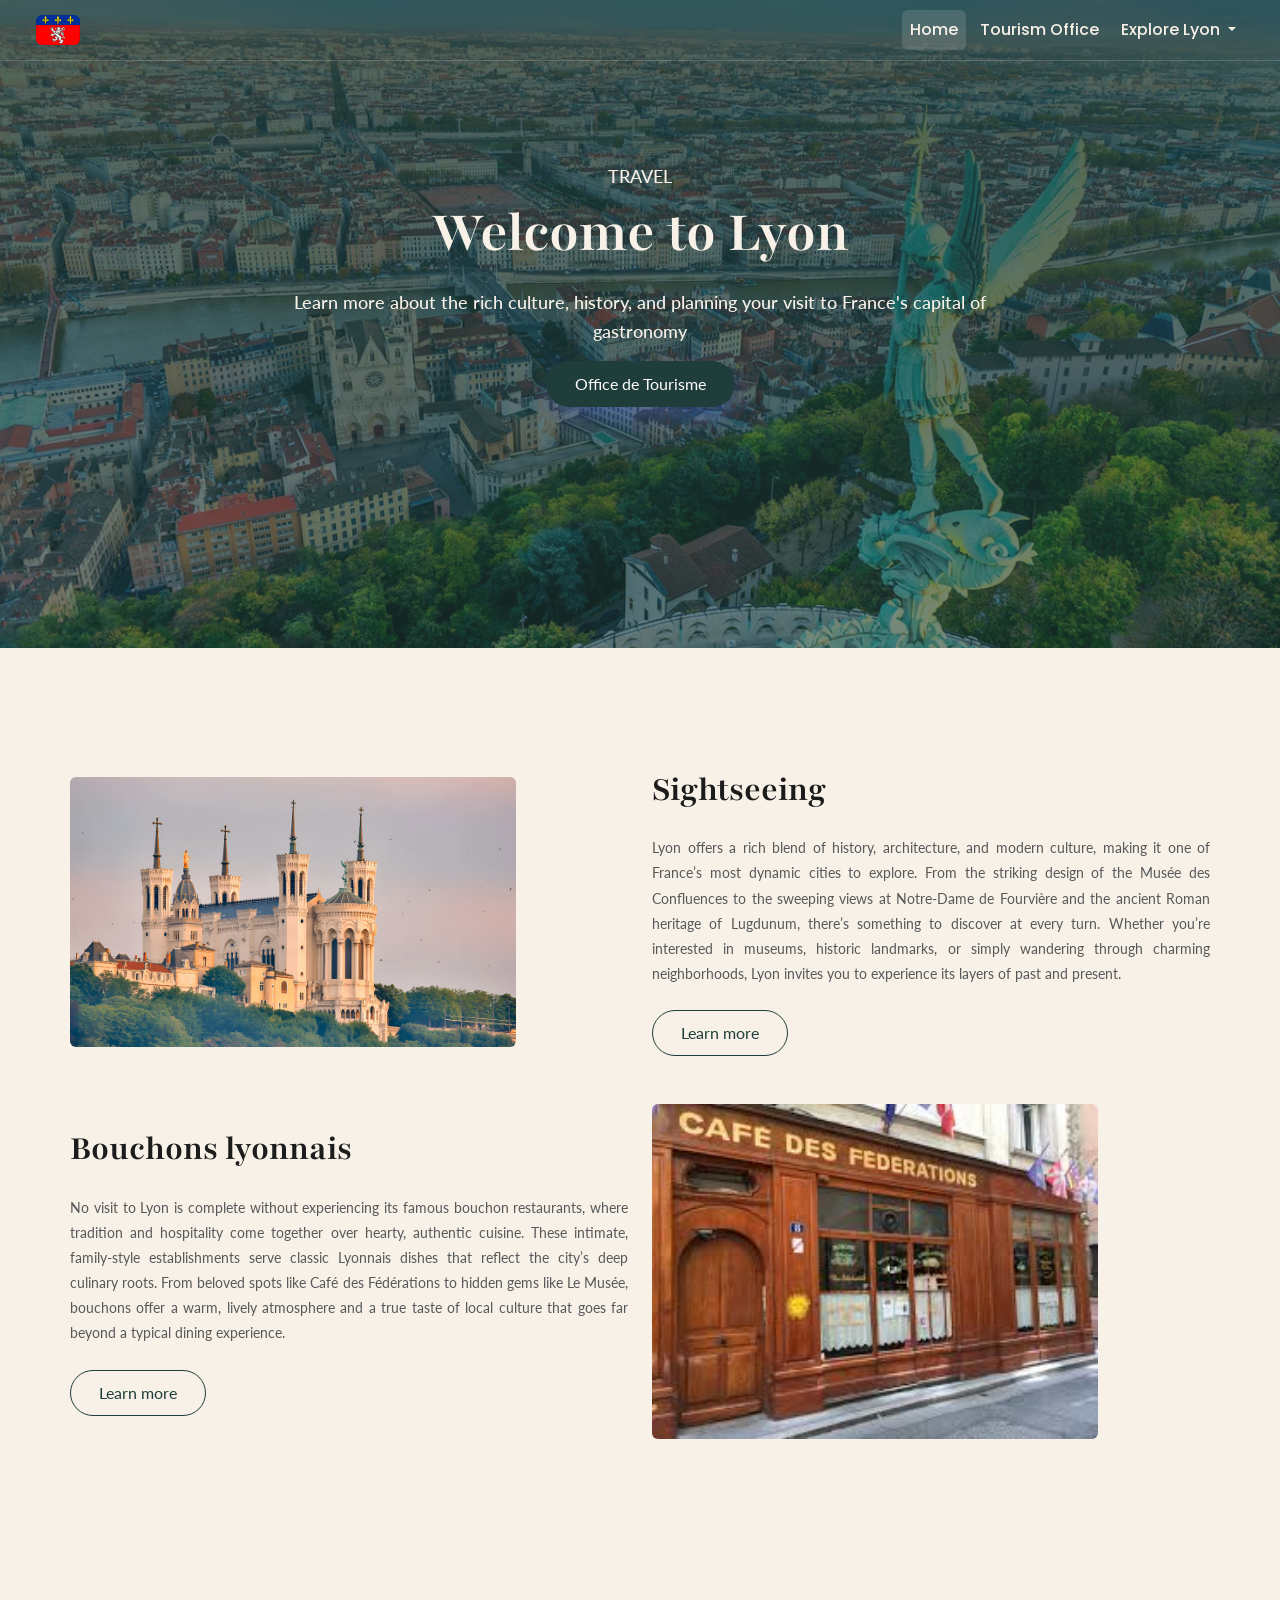
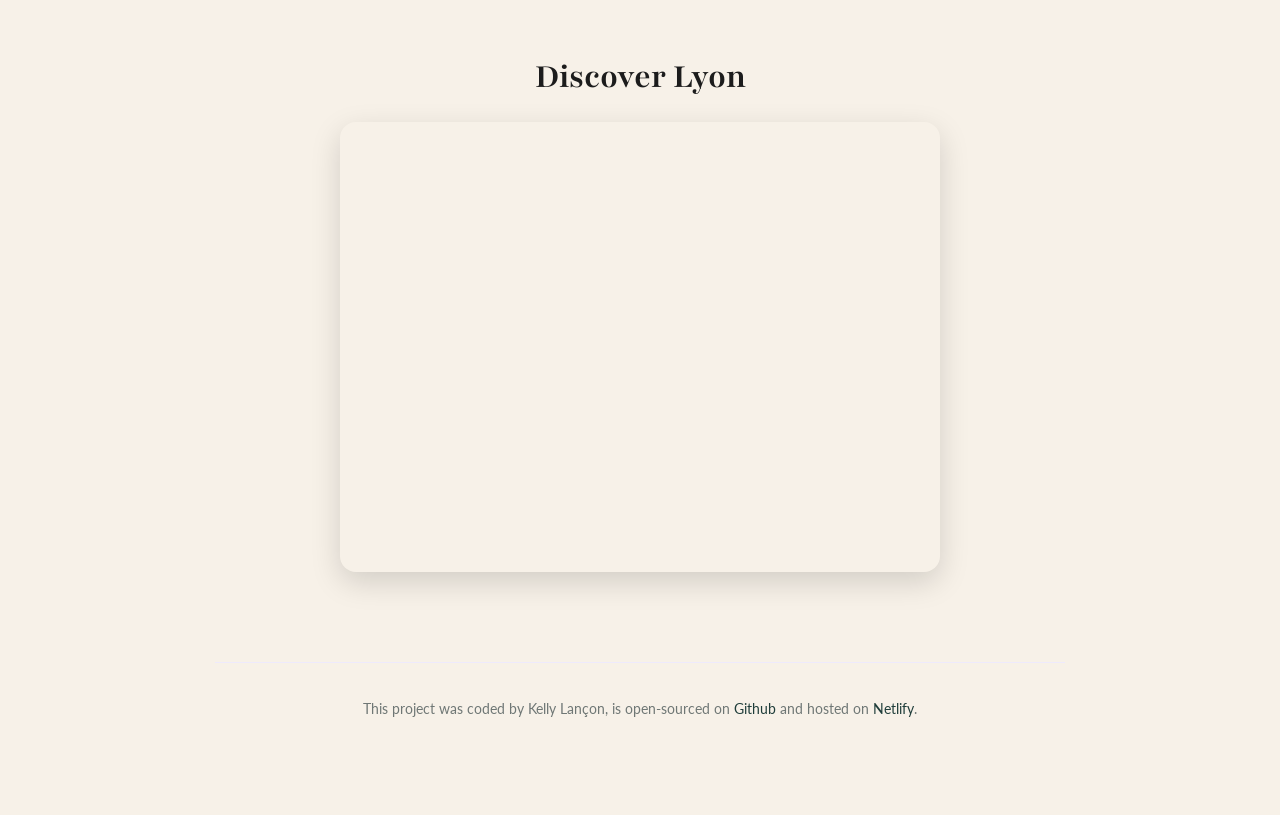
<file: index.html>
<!DOCTYPE html>
<html lang="en">
  <head>
    <meta charset="UTF-8" />
    <meta name="viewport" content="width=device-width, initial-scale=1.0" />
    <title>Lyon | Travel Project</title>
    <meta name="description" content="Kelly is a professional front-end developer and opera singer.">
    <link rel="preconnect" href="https://fonts.googleapis.com" />
    <link rel="preconnect" href="https://fonts.gstatic.com" crossorigin />
    <link
      href="https://fonts.googleapis.com/css2?family=Lato:wght@400;500;700&family=Playfair:opsz,wght@5..1200,700&family=Poppins:wght@400;500;600&display=swap"
      rel="stylesheet" />
      <link
      href="https://cdn.jsdelivr.net/npm/bootstrap@5.3.8/dist/css/bootstrap.min.css"
      rel="stylesheet"/>
    <link rel="stylesheet" href="style.css" />
  </head>

  <body>

 <nav class="navbar navbar-expand-lg navbar-overlay">
  <div class="container-fluid">
    <a class="navbar-brand" href="index.html">
        <img src="images/flag.png" class="icon">
    </a>
    <button class="navbar-toggler" type="button" data-bs-toggle="collapse" data-bs-target="#navbarSupportedContent" aria-controls="navbarSupportedContent" aria-expanded="false" aria-label="Toggle navigation">
      <span class="navbar-toggler-icon"></span>
    </button>
    <div class="collapse navbar-collapse" id="navbarSupportedContent">
      <ul class="navbar-nav me-auto mb-2 mb-lg-0">
        <li class="nav-item">
          <a class="nav-link active" aria-current="page" href="index.html">Home</a>
        </li>
        <li class="nav-item">
          <a class="nav-link" href="contact.html">Tourism Office</a>
        </li>
        <li class="nav-item dropdown">
          <a class="nav-link dropdown-toggle" href="#" role="button" data-bs-toggle="dropdown" aria-expanded="false">
            Explore Lyon
          </a>
          <ul class="dropdown-menu">
            <li><a class="dropdown-item" href="restaurants.html">Restaurants</a></li>
            <li><a class="dropdown-item" href="attractions.html">Attractions</a></li>
          </ul>
        </li>
      </ul>
    </div>
  </div>
</nav>
    <section class="hero">
      <h2>TRAVEL</h2>
      <h1>Welcome to Lyon</h1>
      <h2 class="mb-3">Learn more about the rich culture, history, and planning your visit to France's capital of gastronomy</h2>

      <a href="contact.html#contact" class="btn btn-branding">Office de Tourisme</a>
    </section>
   
    <div class="container grid-container">
      <div class="row mb-5 align-items-center">
        <div class="col-md-6 d-none d-md-block">
          <img
            src="images/fourviere.png"
            class="img-fluid rounded project-image fourviere-image"
            alt="Notre Dame de fourviere"
          />
        </div>

        <div class="col-md-6">
          <div class="project-description">
            <h2 class="mb-4">Sightseeing</h2>
            <p class="mb-4 text-muted performance-text">
              Lyon offers a rich blend of history, architecture, and modern culture, making it one of France’s most dynamic cities to explore. From the striking design of the Musée des Confluences to the sweeping views at Notre-Dame de Fourvière and the ancient Roman heritage of Lugdunum, there’s something to discover at every turn. Whether you’re interested in museums, historic landmarks, or simply wandering through charming neighborhoods, Lyon invites you to experience its layers of past and present.
            </p>
            <a href="attractions.html" class="btn btn-branding-outline">Learn more</a>
          </div>
        </div>
      </div>

      <div class="row mb-5 align-items-center">
        <div class="col-md-6">
          <div class="project-description">
            <h2 class="mb-4">Bouchons lyonnais</h2>
            <p class="mb-4 text-muted performance-text">
              No visit to Lyon is complete without experiencing its famous bouchon restaurants, where tradition and hospitality come together over hearty, authentic cuisine. These intimate, family-style establishments serve classic Lyonnais dishes that reflect the city’s deep culinary roots. From beloved spots like Café des Fédérations to hidden gems like Le Musée, bouchons offer a warm, lively atmosphere and a true taste of local culture that goes far beyond a typical dining experience.
            </p>
            <a href="restaurants.html" class="btn btn-branding-outline">Learn more</a>
          </div>
        </div>

        <div class="col-md-6 d-none d-md-block">
          <img
            src="images/federations.png"
            class="img-fluid rounded project-image matched-project-image"
            alt="Cafe des federations"
          />
        </div>
      </div>
    </div>

<section class="map-section container my-5">
  <h2 class="text-center mt-5 mb-4">Discover Lyon</h2>

  <div class="map-container">
   <iframe src="https://www.google.com/maps/embed?pb=!1m14!1m12!1m3!1d28399.236491554377!2d4.829469627464029!3d45.75935097152519!2m3!1f0!2f0!3f0!3m2!1i1024!2i768!4f13.1!5e0!3m2!1sen!2sus!4v1777306648470!5m2!1sen!2sus" width="600" height="450" style="border:0;" allowfullscreen="" loading="lazy" referrerpolicy="no-referrer-when-downgrade"></iframe>
  </div>
</section>


    <script src="https://cdn.jsdelivr.net/npm/bootstrap@5.3.8/dist/js/bootstrap.bundle.min.js"></script>
    <footer>
        <div>
            This project was coded by Kelly Lançon, is open-sourced on <a href="https://github.com/klanc0403">Github</a> and hosted on <a href="https://lyontravelproject.netlify.app/">Netlify</a>.
        </div>
        <br>
    
  </footer>
 
</body>
</html>
</file>
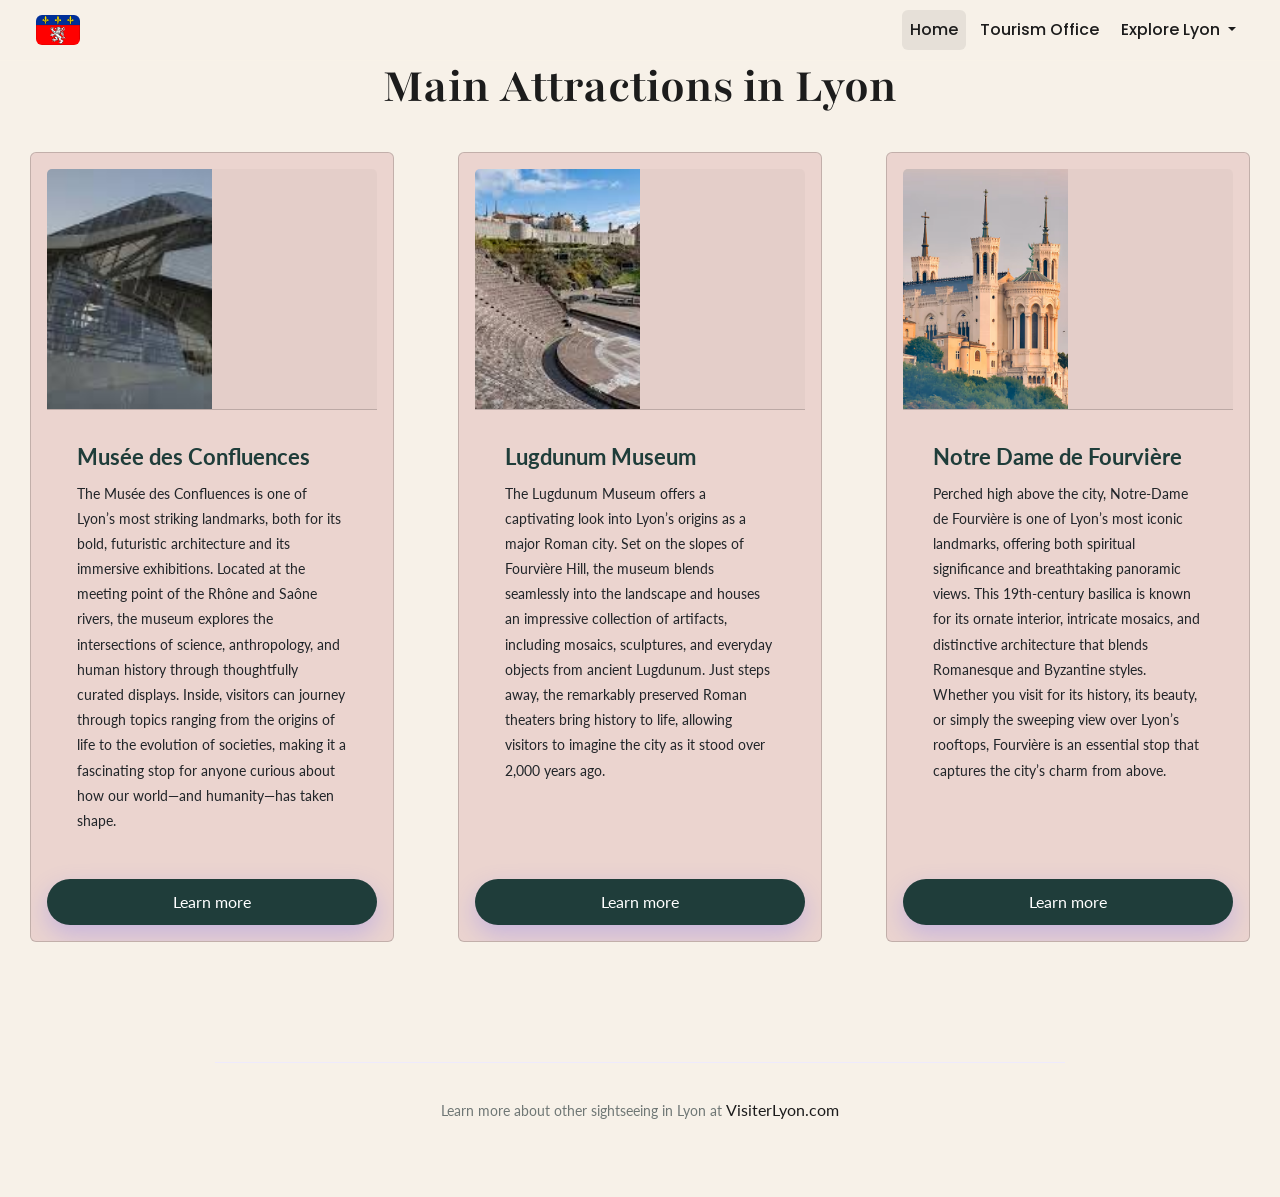
<file: attractions.html>
<!DOCTYPE html>
<html lang="en">
<head>
    <meta charset="UTF-8">
    <meta name="viewport" content="width=device-width, initial-scale=1.0">
    <title>Lyon Attractions</title>
    <link rel="preconnect" href="https://fonts.googleapis.com" />
    <link rel="preconnect" href="https://fonts.gstatic.com" crossorigin />
    <link
      href="https://fonts.googleapis.com/css2?family=Lato:wght@400;500;700&family=Playfair:opsz,wght@5..1200,700&family=Poppins:wght@400;500;600&display=swap"
      rel="stylesheet" />
    <link
      href="https://cdn.jsdelivr.net/npm/bootstrap@5.3.8/dist/css/bootstrap.min.css"
      rel="stylesheet"/>
      <link rel="stylesheet" href="style.css" />
</head>
<body class="inner-page">
    <nav class="navbar navbar-expand-lg">
  <div class="container-fluid">
    <a class="navbar-brand" href="index.html">
        <img src="images/flag.png" class="icon">
    </a>
    <button class="navbar-toggler" type="button" data-bs-toggle="collapse" data-bs-target="#navbarSupportedContent" aria-controls="navbarSupportedContent" aria-expanded="false" aria-label="Toggle navigation">
      <span class="navbar-toggler-icon"></span>
    </button>
    <div class="collapse navbar-collapse" id="navbarSupportedContent">
      <ul class="navbar-nav me-auto mb-2 mb-lg-0">
        <li class="nav-item">
          <a class="nav-link active" aria-current="page" href="index.html">Home</a>
        </li>
        <li class="nav-item">
          <a class="nav-link" href="contact.html">Tourism Office</a>
        </li>
        <li class="nav-item dropdown">
          <a class="nav-link dropdown-toggle" href="#" role="button" data-bs-toggle="dropdown" aria-expanded="false">
            Explore Lyon
          </a>
          <ul class="dropdown-menu">
            <li><a class="dropdown-item" href="restaurants.html">Restaurants</a></li>
            <li><a class="dropdown-item" href="attractions.html">Attractions</a></li>
          </ul>
        </li>
      </ul>
    </div>
  </div>
</nav>

<h1>Main Attractions in Lyon</h1>
  
<div class="grid grid-3-columns">
  <div class="card">
    <div class="card-header grid grid-2-columns">
      <img src="images/confluences.png" class="img-responsive" alt="Musee des Confluences in Lyon">
      <iframe src="https://www.google.com/maps/embed?pb=!1m18!1m12!1m3!1d2784.9190991214937!2d4.815696226409703!3d45.732717221079575!2m3!1f0!2f0!3f0!3m2!1i1024!2i768!4f13.1!3m3!1m2!1s0x47f4eaeddd6c9055%3A0xae3e2900f5f2c337!2sMus%C3%A9e%20des%20Confluences!5e0!3m2!1sen!2sus!4v1777314467563!5m2!1sen!2sus" width="600" height="450" style="border:0;" allowfullscreen="" loading="lazy" referrerpolicy="no-referrer-when-downgrade"></iframe>
    </div>
    <div class="card-body">
      <h4>Musée des Confluences</h4>
      <p>The Musée des Confluences is one of Lyon’s most striking landmarks, both for its bold, futuristic architecture and its immersive exhibitions. Located at the meeting point of the Rhône and Saône rivers, the museum explores the intersections of science, anthropology, and human history through thoughtfully curated displays. Inside, visitors can journey through topics ranging from the origins of life to the evolution of societies, making it a fascinating stop for anyone curious about how our world—and humanity—has taken shape.</p>
    </div>
      <a href="https://museedesconfluences.fr/en/welcome-museum" class="btn btn-branding">Learn more</a>

  </div>
 <div class="card">
    <div class="card-header grid grid-2-columns">
      <img src="images/lugdunum.png" class="img-responsive" alt="Lugdunum Museum in Lyon">
      <iframe src="https://www.google.com/maps/embed?pb=!1m18!1m12!1m3!1d2783.5370916472466!2d4.817391676411146!3d45.76042547108035!2m3!1f0!2f0!3f0!3m2!1i1024!2i768!4f13.1!3m3!1m2!1s0x47f4ebaee66e341f%3A0x25da70f827915f41!2sGallo-Roman%20Museum%20of%20Lyon-Fourvi%C3%A8re!5e0!3m2!1sen!2sus!4v1777314585980!5m2!1sen!2sus" width="600" height="450" style="border:0;" allowfullscreen="" loading="lazy" referrerpolicy="no-referrer-when-downgrade"></iframe>
    </div>
    <div class="card-body">
      <h4>Lugdunum Museum</h4>
      <p>The Lugdunum Museum offers a captivating look into Lyon’s origins as a major Roman city. Set on the slopes of Fourvière Hill, the museum blends seamlessly into the landscape and houses an impressive collection of artifacts, including mosaics, sculptures, and everyday objects from ancient Lugdunum. Just steps away, the remarkably preserved Roman theaters bring history to life, allowing visitors to imagine the city as it stood over 2,000 years ago.</p>
    </div>
      <a href="https://lugdunum.grandlyon.com/en/" class="btn btn-branding">Learn more</a>
  </div>
  <div class="card">
    <div class="card-header grid grid-2-columns">
      <img src="images/fourviere.png" class="img-responsive" alt="Lugdunum Museum in Lyon">
     <iframe src="https://www.google.com/maps/embed?pb=!1m18!1m12!1m3!1d2783.4450801797184!2d4.820063076411274!3d45.76226977108039!2m3!1f0!2f0!3f0!3m2!1i1024!2i768!4f13.1!3m3!1m2!1s0x47f4eba97571522b%3A0x9d1bcc791b678e29!2sBasilica%20of%20Notre%20Dame%20of%20Fourvi%C3%A8re!5e0!3m2!1sen!2sus!4v1777314679494!5m2!1sen!2sus" width="600" height="450" style="border:0;" allowfullscreen="" loading="lazy" referrerpolicy="no-referrer-when-downgrade"></iframe>
    </div>
    <div class="card-body">
      <h4>Notre Dame de Fourvière</h4>
      <p>Perched high above the city, Notre-Dame de Fourvière is one of Lyon’s most iconic landmarks, offering both spiritual significance and breathtaking panoramic views. This 19th-century basilica is known for its ornate interior, intricate mosaics, and distinctive architecture that blends Romanesque and Byzantine styles. Whether you visit for its history, its beauty, or simply the sweeping view over Lyon’s rooftops, Fourvière is an essential stop that captures the city’s charm from above.</p>
    </div>
      <a href="https://www.fourviere.org/en/discover/notre-dame-de-fourviere/basilica-2/" class="btn btn-branding">Learn more</a>

  </div>
</div>

<footer>
  Learn more about other sightseeing in Lyon at <a href="https://www.visiterlyon.com/" class="email-link">VisiterLyon.com</a>
</footer>

      <script src="https://cdn.jsdelivr.net/npm/bootstrap@5.3.8/dist/js/bootstrap.bundle.min.js"></script>

</body>
</html>
</file>
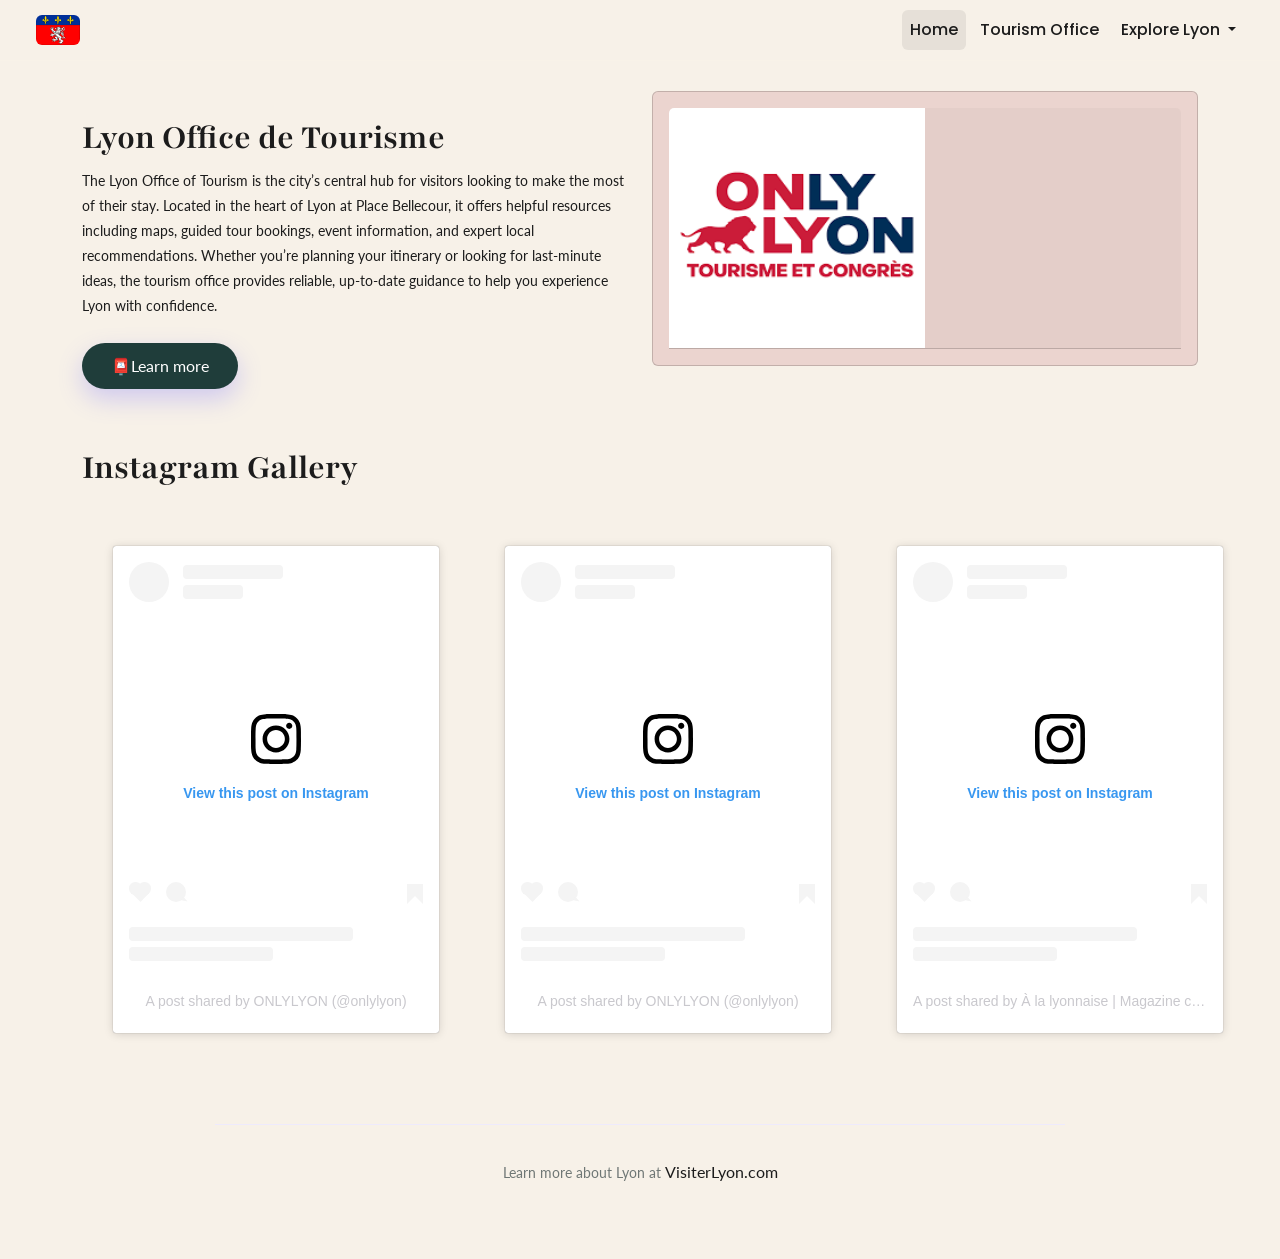
<file: contact.html>
<!DOCTYPE html>
<html lang="en">
<head>
    <meta charset="UTF-8">
    <meta name="viewport" content="width=device-width, initial-scale=1.0">
    <title>Lyon Office of Tourism</title>
    <link rel="preconnect" href="https://fonts.googleapis.com" />
    <link rel="preconnect" href="https://fonts.gstatic.com" crossorigin />
    <link
      href="https://fonts.googleapis.com/css2?family=Lato:wght@400;500;700&family=Playfair:opsz,wght@5..1200,700&family=Poppins:wght@400;500;600&display=swap"
      rel="stylesheet" />
    <link
      href="https://cdn.jsdelivr.net/npm/bootstrap@5.3.8/dist/css/bootstrap.min.css"
      rel="stylesheet"/>
      <link rel="stylesheet" href="style.css" />
</head>
<body class="inner-page">
    <nav class="navbar navbar-expand-lg">
  <div class="container-fluid">
    <a class="navbar-brand" href="index.html">
        <img src="images/flag.png" class="icon">
    </a>
    <button class="navbar-toggler" type="button" data-bs-toggle="collapse" data-bs-target="#navbarSupportedContent" aria-controls="navbarSupportedContent" aria-expanded="false" aria-label="Toggle navigation">
      <span class="navbar-toggler-icon"></span>
    </button>
    <div class="collapse navbar-collapse" id="navbarSupportedContent">
      <ul class="navbar-nav me-auto mb-2 mb-lg-0">
        <li class="nav-item">
          <a class="nav-link active" aria-current="page" href="index.html">Home</a>
        </li>
        <li class="nav-item">
          <a class="nav-link" href="contact.html">Tourism Office</a>
        </li>
        <li class="nav-item dropdown">
          <a class="nav-link dropdown-toggle" href="#" role="button" data-bs-toggle="dropdown" aria-expanded="false">
            Explore Lyon
          </a>
          <ul class="dropdown-menu">
            <li><a class="dropdown-item" href="restaurants.html">Restaurants</a></li>
            <li><a class="dropdown-item" href="attractions.html">Attractions</a></li>
          </ul>
        </li>
      </ul>
    </div>
  </div>
</nav>
  <div class="about-section container">
    <div class="row align-items-center">
      <div class="col-lg-6">
        <div class="about-section-content">
          <h2 class="mt-5">Lyon Office de Tourisme</h2>
          <p class="mb-4">
The Lyon Office of Tourism is the city’s central hub for visitors looking to make the most of their stay. Located in the heart of Lyon at Place Bellecour, it offers helpful resources including maps, guided tour bookings, event information, and expert local recommendations. Whether you’re planning your itinerary or looking for last-minute ideas, the tourism office provides reliable, up-to-date guidance to help you experience Lyon with confidence.          </p>
          <a href="https://www.visiterlyon.com/" class="btn btn-branding">
            📮Learn more
          </a>
        </div>
      </div>
      <div class="col-lg-6">
         <div class="card">
    <div class="card-header grid grid-2-columns">
      <img src="images/tourismeoffice.png" class="img-responsive" alt="Office of Tourism in Lyon">
      <iframe src="https://www.google.com/maps/embed?pb=!1m18!1m12!1m3!1d5567.408008489668!2d4.831301568103078!3d45.757079687236164!2m3!1f0!2f0!3f0!3m2!1i1024!2i768!4f13.1!3m3!1m2!1s0x47f4ea52524c379d%3A0xf9d5cec9fb0755fe!2sOffice%20du%20Tourisme%20et%20des%20Congr%C3%A8s%20de%20la%20M%C3%A9tropole%20de%20Lyon!5e0!3m2!1sen!2sus!4v1777316288841!5m2!1sen!2sus" width="600" height="450" style="border:0;" allowfullscreen="" loading="lazy" referrerpolicy="no-referrer-when-downgrade"></iframe> 
  </div>
      </div>
    </div>
  </div>

<section class="gallery-wrapper">
  <h2>Instagram Gallery</h2>
  <br>
  <div class="grid grid-3-columns">
    <blockquote class="instagram-media" data-instgrm-captioned data-instgrm-permalink="https://www.instagram.com/p/DXRNZVODDDG/?utm_source=ig_embed&amp;utm_campaign=loading" data-instgrm-version="14" style=" background:#FFF; border:0; border-radius:3px; box-shadow:0 0 1px 0 rgba(0,0,0,0.5),0 1px 10px 0 rgba(0,0,0,0.15); margin: 1px; max-width:540px; min-width:326px; padding:0; width:99.375%; width:-webkit-calc(100% - 2px); width:calc(100% - 2px);"><div style="padding:16px;"> <a href="https://www.instagram.com/p/DXRNZVODDDG/?utm_source=ig_embed&amp;utm_campaign=loading" style=" background:#FFFFFF; line-height:0; padding:0 0; text-align:center; text-decoration:none; width:100%;" target="_blank"> <div style=" display: flex; flex-direction: row; align-items: center;"> <div style="background-color: #F4F4F4; border-radius: 50%; flex-grow: 0; height: 40px; margin-right: 14px; width: 40px;"></div> <div style="display: flex; flex-direction: column; flex-grow: 1; justify-content: center;"> <div style=" background-color: #F4F4F4; border-radius: 4px; flex-grow: 0; height: 14px; margin-bottom: 6px; width: 100px;"></div> <div style=" background-color: #F4F4F4; border-radius: 4px; flex-grow: 0; height: 14px; width: 60px;"></div></div></div><div style="padding: 19% 0;"></div> <div style="display:block; height:50px; margin:0 auto 12px; width:50px;"><svg width="50px" height="50px" viewBox="0 0 60 60" version="1.1" xmlns="https://www.w3.org/2000/svg" xmlns:xlink="https://www.w3.org/1999/xlink"><g stroke="none" stroke-width="1" fill="none" fill-rule="evenodd"><g transform="translate(-511.000000, -20.000000)" fill="#000000"><g><path d="M556.869,30.41 C554.814,30.41 553.148,32.076 553.148,34.131 C553.148,36.186 554.814,37.852 556.869,37.852 C558.924,37.852 560.59,36.186 560.59,34.131 C560.59,32.076 558.924,30.41 556.869,30.41 M541,60.657 C535.114,60.657 530.342,55.887 530.342,50 C530.342,44.114 535.114,39.342 541,39.342 C546.887,39.342 551.658,44.114 551.658,50 C551.658,55.887 546.887,60.657 541,60.657 M541,33.886 C532.1,33.886 524.886,41.1 524.886,50 C524.886,58.899 532.1,66.113 541,66.113 C549.9,66.113 557.115,58.899 557.115,50 C557.115,41.1 549.9,33.886 541,33.886 M565.378,62.101 C565.244,65.022 564.756,66.606 564.346,67.663 C563.803,69.06 563.154,70.057 562.106,71.106 C561.058,72.155 560.06,72.803 558.662,73.347 C557.607,73.757 556.021,74.244 553.102,74.378 C549.944,74.521 548.997,74.552 541,74.552 C533.003,74.552 532.056,74.521 528.898,74.378 C525.979,74.244 524.393,73.757 523.338,73.347 C521.94,72.803 520.942,72.155 519.894,71.106 C518.846,70.057 518.197,69.06 517.654,67.663 C517.244,66.606 516.755,65.022 516.623,62.101 C516.479,58.943 516.448,57.996 516.448,50 C516.448,42.003 516.479,41.056 516.623,37.899 C516.755,34.978 517.244,33.391 517.654,32.338 C518.197,30.938 518.846,29.942 519.894,28.894 C520.942,27.846 521.94,27.196 523.338,26.654 C524.393,26.244 525.979,25.756 528.898,25.623 C532.057,25.479 533.004,25.448 541,25.448 C548.997,25.448 549.943,25.479 553.102,25.623 C556.021,25.756 557.607,26.244 558.662,26.654 C560.06,27.196 561.058,27.846 562.106,28.894 C563.154,29.942 563.803,30.938 564.346,32.338 C564.756,33.391 565.244,34.978 565.378,37.899 C565.522,41.056 565.552,42.003 565.552,50 C565.552,57.996 565.522,58.943 565.378,62.101 M570.82,37.631 C570.674,34.438 570.167,32.258 569.425,30.349 C568.659,28.377 567.633,26.702 565.965,25.035 C564.297,23.368 562.623,22.342 560.652,21.575 C558.743,20.834 556.562,20.326 553.369,20.18 C550.169,20.033 549.148,20 541,20 C532.853,20 531.831,20.033 528.631,20.18 C525.438,20.326 523.257,20.834 521.349,21.575 C519.376,22.342 517.703,23.368 516.035,25.035 C514.368,26.702 513.342,28.377 512.574,30.349 C511.834,32.258 511.326,34.438 511.181,37.631 C511.035,40.831 511,41.851 511,50 C511,58.147 511.035,59.17 511.181,62.369 C511.326,65.562 511.834,67.743 512.574,69.651 C513.342,71.625 514.368,73.296 516.035,74.965 C517.703,76.634 519.376,77.658 521.349,78.425 C523.257,79.167 525.438,79.673 528.631,79.82 C531.831,79.965 532.853,80.001 541,80.001 C549.148,80.001 550.169,79.965 553.369,79.82 C556.562,79.673 558.743,79.167 560.652,78.425 C562.623,77.658 564.297,76.634 565.965,74.965 C567.633,73.296 568.659,71.625 569.425,69.651 C570.167,67.743 570.674,65.562 570.82,62.369 C570.966,59.17 571,58.147 571,50 C571,41.851 570.966,40.831 570.82,37.631"></path></g></g></g></svg></div><div style="padding-top: 8px;"> <div style=" color:#3897f0; font-family:Arial,sans-serif; font-size:14px; font-style:normal; font-weight:550; line-height:18px;">View this post on Instagram</div></div><div style="padding: 12.5% 0;"></div> <div style="display: flex; flex-direction: row; margin-bottom: 14px; align-items: center;"><div> <div style="background-color: #F4F4F4; border-radius: 50%; height: 12.5px; width: 12.5px; transform: translateX(0px) translateY(7px);"></div> <div style="background-color: #F4F4F4; height: 12.5px; transform: rotate(-45deg) translateX(3px) translateY(1px); width: 12.5px; flex-grow: 0; margin-right: 14px; margin-left: 2px;"></div> <div style="background-color: #F4F4F4; border-radius: 50%; height: 12.5px; width: 12.5px; transform: translateX(9px) translateY(-18px);"></div></div><div style="margin-left: 8px;"> <div style=" background-color: #F4F4F4; border-radius: 50%; flex-grow: 0; height: 20px; width: 20px;"></div> <div style=" width: 0; height: 0; border-top: 2px solid transparent; border-left: 6px solid #f4f4f4; border-bottom: 2px solid transparent; transform: translateX(16px) translateY(-4px) rotate(30deg)"></div></div><div style="margin-left: auto;"> <div style=" width: 0px; border-top: 8px solid #F4F4F4; border-right: 8px solid transparent; transform: translateY(16px);"></div> <div style=" background-color: #F4F4F4; flex-grow: 0; height: 12px; width: 16px; transform: translateY(-4px);"></div> <div style=" width: 0; height: 0; border-top: 8px solid #F4F4F4; border-left: 8px solid transparent; transform: translateY(-4px) translateX(8px);"></div></div></div> <div style="display: flex; flex-direction: column; flex-grow: 1; justify-content: center; margin-bottom: 24px;"> <div style=" background-color: #F4F4F4; border-radius: 4px; flex-grow: 0; height: 14px; margin-bottom: 6px; width: 224px;"></div> <div style=" background-color: #F4F4F4; border-radius: 4px; flex-grow: 0; height: 14px; width: 144px;"></div></div></a><p style=" color:#c9c8cd; font-family:Arial,sans-serif; font-size:14px; line-height:17px; margin-bottom:0; margin-top:8px; overflow:hidden; padding:8px 0 7px; text-align:center; text-overflow:ellipsis; white-space:nowrap;"><a href="https://www.instagram.com/p/DXRNZVODDDG/?utm_source=ig_embed&amp;utm_campaign=loading" style=" color:#c9c8cd; font-family:Arial,sans-serif; font-size:14px; font-style:normal; font-weight:normal; line-height:17px; text-decoration:none;" target="_blank">A post shared by ONLYLYON (@onlylyon)</a></p></div></blockquote>
<blockquote class="instagram-media" data-instgrm-captioned data-instgrm-permalink="https://www.instagram.com/p/DW_LwySDEu0/?utm_source=ig_embed&amp;utm_campaign=loading" data-instgrm-version="14" style=" background:#FFF; border:0; border-radius:3px; box-shadow:0 0 1px 0 rgba(0,0,0,0.5),0 1px 10px 0 rgba(0,0,0,0.15); margin: 1px; max-width:540px; min-width:326px; padding:0; width:99.375%; width:-webkit-calc(100% - 2px); width:calc(100% - 2px);"><div style="padding:16px;"> <a href="https://www.instagram.com/p/DW_LwySDEu0/?utm_source=ig_embed&amp;utm_campaign=loading" style=" background:#FFFFFF; line-height:0; padding:0 0; text-align:center; text-decoration:none; width:100%;" target="_blank"> <div style=" display: flex; flex-direction: row; align-items: center;"> <div style="background-color: #F4F4F4; border-radius: 50%; flex-grow: 0; height: 40px; margin-right: 14px; width: 40px;"></div> <div style="display: flex; flex-direction: column; flex-grow: 1; justify-content: center;"> <div style=" background-color: #F4F4F4; border-radius: 4px; flex-grow: 0; height: 14px; margin-bottom: 6px; width: 100px;"></div> <div style=" background-color: #F4F4F4; border-radius: 4px; flex-grow: 0; height: 14px; width: 60px;"></div></div></div><div style="padding: 19% 0;"></div> <div style="display:block; height:50px; margin:0 auto 12px; width:50px;"><svg width="50px" height="50px" viewBox="0 0 60 60" version="1.1" xmlns="https://www.w3.org/2000/svg" xmlns:xlink="https://www.w3.org/1999/xlink"><g stroke="none" stroke-width="1" fill="none" fill-rule="evenodd"><g transform="translate(-511.000000, -20.000000)" fill="#000000"><g><path d="M556.869,30.41 C554.814,30.41 553.148,32.076 553.148,34.131 C553.148,36.186 554.814,37.852 556.869,37.852 C558.924,37.852 560.59,36.186 560.59,34.131 C560.59,32.076 558.924,30.41 556.869,30.41 M541,60.657 C535.114,60.657 530.342,55.887 530.342,50 C530.342,44.114 535.114,39.342 541,39.342 C546.887,39.342 551.658,44.114 551.658,50 C551.658,55.887 546.887,60.657 541,60.657 M541,33.886 C532.1,33.886 524.886,41.1 524.886,50 C524.886,58.899 532.1,66.113 541,66.113 C549.9,66.113 557.115,58.899 557.115,50 C557.115,41.1 549.9,33.886 541,33.886 M565.378,62.101 C565.244,65.022 564.756,66.606 564.346,67.663 C563.803,69.06 563.154,70.057 562.106,71.106 C561.058,72.155 560.06,72.803 558.662,73.347 C557.607,73.757 556.021,74.244 553.102,74.378 C549.944,74.521 548.997,74.552 541,74.552 C533.003,74.552 532.056,74.521 528.898,74.378 C525.979,74.244 524.393,73.757 523.338,73.347 C521.94,72.803 520.942,72.155 519.894,71.106 C518.846,70.057 518.197,69.06 517.654,67.663 C517.244,66.606 516.755,65.022 516.623,62.101 C516.479,58.943 516.448,57.996 516.448,50 C516.448,42.003 516.479,41.056 516.623,37.899 C516.755,34.978 517.244,33.391 517.654,32.338 C518.197,30.938 518.846,29.942 519.894,28.894 C520.942,27.846 521.94,27.196 523.338,26.654 C524.393,26.244 525.979,25.756 528.898,25.623 C532.057,25.479 533.004,25.448 541,25.448 C548.997,25.448 549.943,25.479 553.102,25.623 C556.021,25.756 557.607,26.244 558.662,26.654 C560.06,27.196 561.058,27.846 562.106,28.894 C563.154,29.942 563.803,30.938 564.346,32.338 C564.756,33.391 565.244,34.978 565.378,37.899 C565.522,41.056 565.552,42.003 565.552,50 C565.552,57.996 565.522,58.943 565.378,62.101 M570.82,37.631 C570.674,34.438 570.167,32.258 569.425,30.349 C568.659,28.377 567.633,26.702 565.965,25.035 C564.297,23.368 562.623,22.342 560.652,21.575 C558.743,20.834 556.562,20.326 553.369,20.18 C550.169,20.033 549.148,20 541,20 C532.853,20 531.831,20.033 528.631,20.18 C525.438,20.326 523.257,20.834 521.349,21.575 C519.376,22.342 517.703,23.368 516.035,25.035 C514.368,26.702 513.342,28.377 512.574,30.349 C511.834,32.258 511.326,34.438 511.181,37.631 C511.035,40.831 511,41.851 511,50 C511,58.147 511.035,59.17 511.181,62.369 C511.326,65.562 511.834,67.743 512.574,69.651 C513.342,71.625 514.368,73.296 516.035,74.965 C517.703,76.634 519.376,77.658 521.349,78.425 C523.257,79.167 525.438,79.673 528.631,79.82 C531.831,79.965 532.853,80.001 541,80.001 C549.148,80.001 550.169,79.965 553.369,79.82 C556.562,79.673 558.743,79.167 560.652,78.425 C562.623,77.658 564.297,76.634 565.965,74.965 C567.633,73.296 568.659,71.625 569.425,69.651 C570.167,67.743 570.674,65.562 570.82,62.369 C570.966,59.17 571,58.147 571,50 C571,41.851 570.966,40.831 570.82,37.631"></path></g></g></g></svg></div><div style="padding-top: 8px;"> <div style=" color:#3897f0; font-family:Arial,sans-serif; font-size:14px; font-style:normal; font-weight:550; line-height:18px;">View this post on Instagram</div></div><div style="padding: 12.5% 0;"></div> <div style="display: flex; flex-direction: row; margin-bottom: 14px; align-items: center;"><div> <div style="background-color: #F4F4F4; border-radius: 50%; height: 12.5px; width: 12.5px; transform: translateX(0px) translateY(7px);"></div> <div style="background-color: #F4F4F4; height: 12.5px; transform: rotate(-45deg) translateX(3px) translateY(1px); width: 12.5px; flex-grow: 0; margin-right: 14px; margin-left: 2px;"></div> <div style="background-color: #F4F4F4; border-radius: 50%; height: 12.5px; width: 12.5px; transform: translateX(9px) translateY(-18px);"></div></div><div style="margin-left: 8px;"> <div style=" background-color: #F4F4F4; border-radius: 50%; flex-grow: 0; height: 20px; width: 20px;"></div> <div style=" width: 0; height: 0; border-top: 2px solid transparent; border-left: 6px solid #f4f4f4; border-bottom: 2px solid transparent; transform: translateX(16px) translateY(-4px) rotate(30deg)"></div></div><div style="margin-left: auto;"> <div style=" width: 0px; border-top: 8px solid #F4F4F4; border-right: 8px solid transparent; transform: translateY(16px);"></div> <div style=" background-color: #F4F4F4; flex-grow: 0; height: 12px; width: 16px; transform: translateY(-4px);"></div> <div style=" width: 0; height: 0; border-top: 8px solid #F4F4F4; border-left: 8px solid transparent; transform: translateY(-4px) translateX(8px);"></div></div></div> <div style="display: flex; flex-direction: column; flex-grow: 1; justify-content: center; margin-bottom: 24px;"> <div style=" background-color: #F4F4F4; border-radius: 4px; flex-grow: 0; height: 14px; margin-bottom: 6px; width: 224px;"></div> <div style=" background-color: #F4F4F4; border-radius: 4px; flex-grow: 0; height: 14px; width: 144px;"></div></div></a><p style=" color:#c9c8cd; font-family:Arial,sans-serif; font-size:14px; line-height:17px; margin-bottom:0; margin-top:8px; overflow:hidden; padding:8px 0 7px; text-align:center; text-overflow:ellipsis; white-space:nowrap;"><a href="https://www.instagram.com/p/DW_LwySDEu0/?utm_source=ig_embed&amp;utm_campaign=loading" style=" color:#c9c8cd; font-family:Arial,sans-serif; font-size:14px; font-style:normal; font-weight:normal; line-height:17px; text-decoration:none;" target="_blank">A post shared by ONLYLYON (@onlylyon)</a></p></div></blockquote>
<blockquote class="instagram-media" data-instgrm-captioned data-instgrm-permalink="https://www.instagram.com/reel/DWowoCqgpkN/?utm_source=ig_embed&amp;utm_campaign=loading" data-instgrm-version="14" style=" background:#FFF; border:0; border-radius:3px; box-shadow:0 0 1px 0 rgba(0,0,0,0.5),0 1px 10px 0 rgba(0,0,0,0.15); margin: 1px; max-width:540px; min-width:326px; padding:0; width:99.375%; width:-webkit-calc(100% - 2px); width:calc(100% - 2px);"><div style="padding:16px;"> <a href="https://www.instagram.com/reel/DWowoCqgpkN/?utm_source=ig_embed&amp;utm_campaign=loading" style=" background:#FFFFFF; line-height:0; padding:0 0; text-align:center; text-decoration:none; width:100%;" target="_blank"> <div style=" display: flex; flex-direction: row; align-items: center;"> <div style="background-color: #F4F4F4; border-radius: 50%; flex-grow: 0; height: 40px; margin-right: 14px; width: 40px;"></div> <div style="display: flex; flex-direction: column; flex-grow: 1; justify-content: center;"> <div style=" background-color: #F4F4F4; border-radius: 4px; flex-grow: 0; height: 14px; margin-bottom: 6px; width: 100px;"></div> <div style=" background-color: #F4F4F4; border-radius: 4px; flex-grow: 0; height: 14px; width: 60px;"></div></div></div><div style="padding: 19% 0;"></div> <div style="display:block; height:50px; margin:0 auto 12px; width:50px;"><svg width="50px" height="50px" viewBox="0 0 60 60" version="1.1" xmlns="https://www.w3.org/2000/svg" xmlns:xlink="https://www.w3.org/1999/xlink"><g stroke="none" stroke-width="1" fill="none" fill-rule="evenodd"><g transform="translate(-511.000000, -20.000000)" fill="#000000"><g><path d="M556.869,30.41 C554.814,30.41 553.148,32.076 553.148,34.131 C553.148,36.186 554.814,37.852 556.869,37.852 C558.924,37.852 560.59,36.186 560.59,34.131 C560.59,32.076 558.924,30.41 556.869,30.41 M541,60.657 C535.114,60.657 530.342,55.887 530.342,50 C530.342,44.114 535.114,39.342 541,39.342 C546.887,39.342 551.658,44.114 551.658,50 C551.658,55.887 546.887,60.657 541,60.657 M541,33.886 C532.1,33.886 524.886,41.1 524.886,50 C524.886,58.899 532.1,66.113 541,66.113 C549.9,66.113 557.115,58.899 557.115,50 C557.115,41.1 549.9,33.886 541,33.886 M565.378,62.101 C565.244,65.022 564.756,66.606 564.346,67.663 C563.803,69.06 563.154,70.057 562.106,71.106 C561.058,72.155 560.06,72.803 558.662,73.347 C557.607,73.757 556.021,74.244 553.102,74.378 C549.944,74.521 548.997,74.552 541,74.552 C533.003,74.552 532.056,74.521 528.898,74.378 C525.979,74.244 524.393,73.757 523.338,73.347 C521.94,72.803 520.942,72.155 519.894,71.106 C518.846,70.057 518.197,69.06 517.654,67.663 C517.244,66.606 516.755,65.022 516.623,62.101 C516.479,58.943 516.448,57.996 516.448,50 C516.448,42.003 516.479,41.056 516.623,37.899 C516.755,34.978 517.244,33.391 517.654,32.338 C518.197,30.938 518.846,29.942 519.894,28.894 C520.942,27.846 521.94,27.196 523.338,26.654 C524.393,26.244 525.979,25.756 528.898,25.623 C532.057,25.479 533.004,25.448 541,25.448 C548.997,25.448 549.943,25.479 553.102,25.623 C556.021,25.756 557.607,26.244 558.662,26.654 C560.06,27.196 561.058,27.846 562.106,28.894 C563.154,29.942 563.803,30.938 564.346,32.338 C564.756,33.391 565.244,34.978 565.378,37.899 C565.522,41.056 565.552,42.003 565.552,50 C565.552,57.996 565.522,58.943 565.378,62.101 M570.82,37.631 C570.674,34.438 570.167,32.258 569.425,30.349 C568.659,28.377 567.633,26.702 565.965,25.035 C564.297,23.368 562.623,22.342 560.652,21.575 C558.743,20.834 556.562,20.326 553.369,20.18 C550.169,20.033 549.148,20 541,20 C532.853,20 531.831,20.033 528.631,20.18 C525.438,20.326 523.257,20.834 521.349,21.575 C519.376,22.342 517.703,23.368 516.035,25.035 C514.368,26.702 513.342,28.377 512.574,30.349 C511.834,32.258 511.326,34.438 511.181,37.631 C511.035,40.831 511,41.851 511,50 C511,58.147 511.035,59.17 511.181,62.369 C511.326,65.562 511.834,67.743 512.574,69.651 C513.342,71.625 514.368,73.296 516.035,74.965 C517.703,76.634 519.376,77.658 521.349,78.425 C523.257,79.167 525.438,79.673 528.631,79.82 C531.831,79.965 532.853,80.001 541,80.001 C549.148,80.001 550.169,79.965 553.369,79.82 C556.562,79.673 558.743,79.167 560.652,78.425 C562.623,77.658 564.297,76.634 565.965,74.965 C567.633,73.296 568.659,71.625 569.425,69.651 C570.167,67.743 570.674,65.562 570.82,62.369 C570.966,59.17 571,58.147 571,50 C571,41.851 570.966,40.831 570.82,37.631"></path></g></g></g></svg></div><div style="padding-top: 8px;"> <div style=" color:#3897f0; font-family:Arial,sans-serif; font-size:14px; font-style:normal; font-weight:550; line-height:18px;">View this post on Instagram</div></div><div style="padding: 12.5% 0;"></div> <div style="display: flex; flex-direction: row; margin-bottom: 14px; align-items: center;"><div> <div style="background-color: #F4F4F4; border-radius: 50%; height: 12.5px; width: 12.5px; transform: translateX(0px) translateY(7px);"></div> <div style="background-color: #F4F4F4; height: 12.5px; transform: rotate(-45deg) translateX(3px) translateY(1px); width: 12.5px; flex-grow: 0; margin-right: 14px; margin-left: 2px;"></div> <div style="background-color: #F4F4F4; border-radius: 50%; height: 12.5px; width: 12.5px; transform: translateX(9px) translateY(-18px);"></div></div><div style="margin-left: 8px;"> <div style=" background-color: #F4F4F4; border-radius: 50%; flex-grow: 0; height: 20px; width: 20px;"></div> <div style=" width: 0; height: 0; border-top: 2px solid transparent; border-left: 6px solid #f4f4f4; border-bottom: 2px solid transparent; transform: translateX(16px) translateY(-4px) rotate(30deg)"></div></div><div style="margin-left: auto;"> <div style=" width: 0px; border-top: 8px solid #F4F4F4; border-right: 8px solid transparent; transform: translateY(16px);"></div> <div style=" background-color: #F4F4F4; flex-grow: 0; height: 12px; width: 16px; transform: translateY(-4px);"></div> <div style=" width: 0; height: 0; border-top: 8px solid #F4F4F4; border-left: 8px solid transparent; transform: translateY(-4px) translateX(8px);"></div></div></div> <div style="display: flex; flex-direction: column; flex-grow: 1; justify-content: center; margin-bottom: 24px;"> <div style=" background-color: #F4F4F4; border-radius: 4px; flex-grow: 0; height: 14px; margin-bottom: 6px; width: 224px;"></div> <div style=" background-color: #F4F4F4; border-radius: 4px; flex-grow: 0; height: 14px; width: 144px;"></div></div></a><p style=" color:#c9c8cd; font-family:Arial,sans-serif; font-size:14px; line-height:17px; margin-bottom:0; margin-top:8px; overflow:hidden; padding:8px 0 7px; text-align:center; text-overflow:ellipsis; white-space:nowrap;"><a href="https://www.instagram.com/reel/DWowoCqgpkN/?utm_source=ig_embed&amp;utm_campaign=loading" style=" color:#c9c8cd; font-family:Arial,sans-serif; font-size:14px; font-style:normal; font-weight:normal; line-height:17px; text-decoration:none;" target="_blank">A post shared by À la lyonnaise | Magazine culturel📍Lyon (@a.la.lyonnaise)</a></p></div></blockquote>
<script async src="//www.instagram.com/embed.js"></script>
  </div>
</section>

<footer>
  Learn more about Lyon at <a href="https://www.visiterlyon.com/" class="email-link">VisiterLyon.com</a>
</footer>
     <script src="https://cdn.jsdelivr.net/npm/bootstrap@5.3.8/dist/js/bootstrap.bundle.min.js"></script>
</body>
</html>
</file>
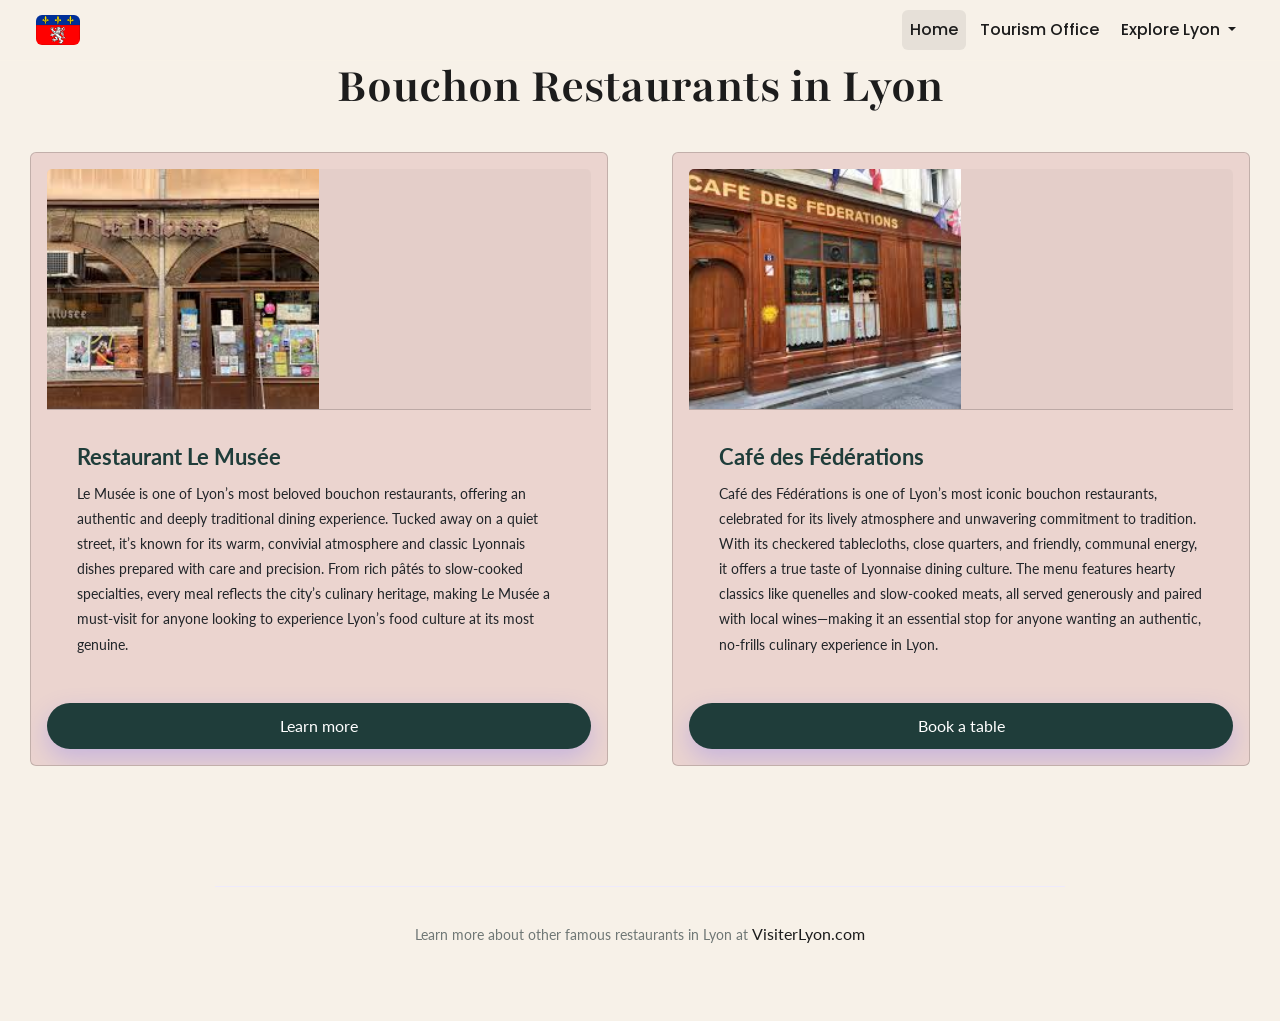
<file: restaurants.html>
<!DOCTYPE html>
<html lang="en">
<head>
    <meta charset="UTF-8">
    <meta name="viewport" content="width=device-width, initial-scale=1.0">
    <title>Bouchon Lyonnais</title>
    <link rel="preconnect" href="https://fonts.googleapis.com" />
    <link rel="preconnect" href="https://fonts.gstatic.com" crossorigin />
    <link
      href="https://fonts.googleapis.com/css2?family=Lato:wght@400;500;700&family=Playfair:opsz,wght@5..1200,700&family=Poppins:wght@400;500;600&display=swap"
      rel="stylesheet" />
    <link
      href="https://cdn.jsdelivr.net/npm/bootstrap@5.3.8/dist/css/bootstrap.min.css"
      rel="stylesheet"/>
      <link rel="stylesheet" href="style.css" />
</head>
<body class="inner-page">
    <nav class="navbar navbar-expand-lg">
  <div class="container-fluid">
    <a class="navbar-brand" href="index.html">
        <img src="images/flag.png" class="icon">
    </a>
    <button class="navbar-toggler" type="button" data-bs-toggle="collapse" data-bs-target="#navbarSupportedContent" aria-controls="navbarSupportedContent" aria-expanded="false" aria-label="Toggle navigation">
      <span class="navbar-toggler-icon"></span>
    </button>
    <div class="collapse navbar-collapse" id="navbarSupportedContent">
      <ul class="navbar-nav me-auto mb-2 mb-lg-0">
        <li class="nav-item">
          <a class="nav-link active" aria-current="page" href="index.html">Home</a>
        </li>
        <li class="nav-item">
          <a class="nav-link" href="contact.html">Tourism Office</a>
        </li>
        <li class="nav-item dropdown">
          <a class="nav-link dropdown-toggle" href="#" role="button" data-bs-toggle="dropdown" aria-expanded="false">
            Explore Lyon
          </a>
          <ul class="dropdown-menu">
            <li><a class="dropdown-item" href="restaurants.html">Restaurants</a></li>
            <li><a class="dropdown-item" href="attractions.html">Attractions</a></li>
          </ul>
        </li>
      </ul>
    </div>
  </div>
</nav>

<h1>Bouchon Restaurants in Lyon</h1>
  
<div class="grid grid-2-columns">
  <div class="card">
    <div class="card-header grid grid-2-columns">
      <img src="images/musee.png" class="img-responsive" alt="Musee Bouchon in Lyon">
<iframe src="https://www.google.com/maps/embed?pb=!1m18!1m12!1m3!1d2783.3309935296757!2d4.83210337641137!3d45.764556471080404!2m3!1f0!2f0!3f0!3m2!1i1024!2i768!4f13.1!3m3!1m2!1s0x47f4eb92b985c0b9%3A0xa23487eb4f858b1f!2sRestaurant%20Le%20Mus%C3%A9e!5e0!3m2!1sen!2sus!4v1777315957811!5m2!1sen!2sus" width="600" height="450" style="border:0;" allowfullscreen="" loading="lazy" referrerpolicy="no-referrer-when-downgrade"></iframe>    </div>
    <div class="card-body">
      <h4>Restaurant Le Musée</h4>
        <p>Le Musée is one of Lyon’s most beloved bouchon restaurants, offering an authentic and deeply traditional dining experience. Tucked away on a quiet street, it’s known for its warm, convivial atmosphere and classic Lyonnais dishes prepared with care and precision. From rich pâtés to slow-cooked specialties, every meal reflects the city’s culinary heritage, making Le Musée a must-visit for anyone looking to experience Lyon’s food culture at its most genuine.</p>
    </div>
  <a href="https://guide.michelin.com/us/en/auvergne-rhone-alpes/lyon/restaurant/le-musee" class="btn btn-branding">Learn more</a>

  </div>
 <div class="card">
    <div class="card-header grid grid-2-columns">
      <img src="images/federations.png" class="img-responsive" alt="Café des Federations in Lyon">
<iframe src="https://www.google.com/maps/embed?pb=!1m18!1m12!1m3!1d2783.2316960694575!2d4.829849776411507!3d45.766546671080484!2m3!1f0!2f0!3f0!3m2!1i1024!2i768!4f13.1!3m3!1m2!1s0x47f4eafe5464f559%3A0xb52578111f47c229!2zTGUgQ2Fmw6kgRGVzIEbDqWTDqXJhdGlvbnM!5e0!3m2!1sen!2sus!4v1777315981343!5m2!1sen!2sus" width="600" height="450" style="border:0;" allowfullscreen="" loading="lazy" referrerpolicy="no-referrer-when-downgrade"></iframe>    </div>
    <div class="card-body">
      <h4>Café des Fédérations</h4>
      <p> Café des Fédérations is one of Lyon’s most iconic bouchon restaurants, celebrated for its lively atmosphere and unwavering commitment to tradition. With its checkered tablecloths, close quarters, and friendly, communal energy, it offers a true taste of Lyonnaise dining culture. The menu features hearty classics like quenelles and slow-cooked meats, all served generously and paired with local wines—making it an essential stop for anyone wanting an authentic, no-frills culinary experience in Lyon.</p>
</div>
  <a href="https://www.restaurant-cafedesfederations-lyon.fr/en/" class="btn btn-branding">Book a table</a>
  </div>
</div>

<footer>
  Learn more about other famous restaurants in Lyon at <a href="https://www.visiterlyon.com/" class="email-link">VisiterLyon.com</a>
</footer>

      <script src="https://cdn.jsdelivr.net/npm/bootstrap@5.3.8/dist/js/bootstrap.bundle.min.js"></script>

</body>
</html>
</file>
<file: style.css>
:root {
  --primary-color: #1f3d3a;
  --cream-color: #f7f1e8;
  --rose-color: rgba(216, 167, 167, 0.38);
  --dark-color: #1c1c1c;
  --text-color: var(--dark-color);
  --muted-color: #6f7775;
  --branding-color: var(--primary-color);
  --branding-dark: #142927;
  --Heading-Font-Family: "Playfair", serif;
  --default-font-family: "Lato", serif;
  --nav-font-family: "Poppins", serif;
}

* {
  box-sizing: border-box;
}

body {
  font-family: var(--default-font-family);
  color: var(--text-color);
  background: var(--cream-color);
  overflow-x: hidden;
}

h1,
h2,
h3,
h4 {
  font-family: var(--Heading-Font-Family);
  font-weight: 700;
  color: var(--text-color);
}

h1 {
  font-size: clamp(34px, 6vw, 50px);
  line-height: 1.05;
  text-align: center;
}

h2 {
  font-size: clamp(28px, 4.5vw, 36px);
}


p {
  font-size: 14px;
  line-height: 1.8;
}

.navbar {
  padding: 10px 24px;
  font-family: var(--nav-font-family);
  background-color: transparent;
  border-bottom: 1px solid rgba(247, 241, 232, 0.18);
  box-shadow: none;
}

.navbar-overlay {
  position: absolute;
  top: 0;
  left: 0;
  z-index: 10;
  width: 100%;
}

.navbar-brand {
  padding: 0;
}

.navbar .icon {
  display: block;
  width: 44px;
  height: auto;
  border-radius: 6px;
}

.navbar .navbar-nav {
  gap: 6px;
  margin-left: auto;
  margin-right: 0 !important;
}

.navbar-nav .nav-link {
  color: var(--cream-color);
  font-weight: 500;
  padding: 8px 14px;
  border-radius: 6px;
  transition: color 0.2s ease, background-color 0.2s ease;
}

.navbar-nav .nav-link.active {
  color: var(--cream-color);
  background: rgba(247, 241, 232, 0.14);
}

.navbar-nav .nav-link:hover,
.navbar-nav .nav-link:focus {
  color: var(--cream-color);
  background: rgba(247, 241, 232, 0.12);
}

.dropdown-item:hover,
.dropdown-item:focus {
  color: var(--primary-color);
  background: rgba(31, 61, 58, 0.06);
}

.dropdown-menu {
  margin-top: 8px;
  padding: 8px;
  font-family: var(--default-font-family);
  border: 1px solid rgba(31, 61, 58, 0.1);
  border-radius: 8px;
  box-shadow: 0 14px 32px rgba(31, 61, 58, 0.12);
}

.dropdown-item {
  color: var(--text-color);
  font-weight: 500;
  border-radius: 6px;
  padding: 8px 12px;
}

.inner-page .navbar-nav .nav-link,
.inner-page .navbar-nav .nav-link.active,
.inner-page .navbar-nav .nav-link:hover,
.inner-page .navbar-nav .nav-link:focus {
  color: var(--dark-color);
}

.inner-page .navbar-nav .nav-link.active,
.inner-page .navbar-nav .nav-link:hover,
.inner-page .navbar-nav .nav-link:focus {
  background: rgba(28, 28, 28, 0.08);
}

.inner-page .navbar-toggler {
  border-color: rgba(28, 28, 28, 0.28);
}

.inner-page .navbar-toggler-icon {
  filter: none;
}

.navbar-toggler {
  border-color: rgba(247, 241, 232, 0.34);
}

.navbar-toggler-icon {
  filter: invert(96%) sepia(8%) saturate(357%) hue-rotate(333deg)
    brightness(104%) contrast(94%);
}

.navbar-toggler:focus {
  box-shadow: 0 0 0 3px rgba(247, 241, 232, 0.24);
}

@media (max-width: 991px) {
  .navbar {
    padding: 10px 18px;
  }

  .navbar-collapse {
    padding-top: 12px;
  }

  .navbar .navbar-nav {
    gap: 4px;
    margin-left: 0;
  }

  .dropdown-menu {
    margin-top: 4px;
    box-shadow: none;
  }
}

.hero {
  background: linear-gradient(
      rgba(31, 61, 58, 0.8),
      rgba(31, 61, 58, 0.6)
    ),
    url("images/lyoncity.png") center;
    background-repeat: no-repeat;
    background-size: cover;
    margin: 0 auto;
    text-align: center;
    min-height: clamp(520px, 72vh, 680px);
    padding: clamp(130px, 18vh, 170px) 20px clamp(80px, 12vh, 120px);
}

.hero h1 {
  font-size: clamp(42px, 8vw, 60px);
  line-height: 1.15;
  color: var(--cream-color);
  margin-bottom: 20px;
}

.hero h2 {
  font-family: var(--default-font-family);
  font-weight: 500;
  font-size: clamp(16px, 2.8vw, 18px);
  line-height: 1.6;
  color: var(--cream-color);
  max-width: 720px;
  margin-left: auto;
  margin-right: auto;
}

.fourviere-image,
.matched-project-image {
  width: 80%;
}

.btn-branding,
.btn-branding-outline {
  border-radius: 999px;
  font-size: 16px;
  line-height: 1;
  padding: 14px 28px;
  transition: all 0.25s ease;
}

.btn-branding {
  background: var(--branding-color);
  color: white;
  box-shadow: 0 10px 25px rgba(108, 99, 255, 0.28);
  font-family: var(--default-font-family);
}

.btn-branding:hover {
  background: var(--branding-dark);
  color: white;
  transform: translateY(-2px);
}

.btn-branding-outline {
  color: var(--branding-color);
  border: 1px solid var(--branding-color);
}

.btn-branding-outline:hover {
  background: var(--branding-color);
  color: white;
  transform: translateY(-2px);
  box-shadow: 0 10px 25px rgba(108, 99, 255, 0.2);
}


footer {
  text-align: center;
  margin: 90px auto 40px;
  padding: 35px 20px;
  max-width: 850px;
  color: var(--muted-color);
  font-size: 14px;
  border-top: 1px solid #eeeafc;
}

footer a {
  color: var(--branding-color);
  text-decoration: none;
}

footer a:hover {
  color: var(--branding-dark);
  text-decoration: underline;
}

footer .email-link {
  color: var(--text-color);
  font-size: 16px;
  border-bottom: 1px solid transparent;
  padding-bottom: 2px;
}

footer .email-link:hover {
  color: var(--branding-color);
  border-bottom: 1px solid var(--branding-color);
  text-decoration: none;
}

.map-container {
  border-radius: 16px;
  overflow: hidden;
  box-shadow: 0 10px 30px rgba(0,0,0,0.15);
  max-width: 600px;
  margin: 0 auto;
}

.map-container iframe {
  display: block;
  width: 100%;
  height: clamp(280px, 52vw, 450px);
}

.grid-container {
  padding: clamp(70px, 10vw, 120px) 0;
}

.grid-container p {
  text-align: justify;
}

.grid {
  display: grid;
  gap: 64px;
  padding-left: clamp(16px, 3vw, 30px);
  padding-right: clamp(16px, 3vw, 30px);
}

.img-responsive {
  display: block;
  width: 100%;
  max-width: 100%;
}

.grid-2-columns {
  grid-template-columns: 1fr 1fr;
}
.grid-3-columns {
  grid-template-columns: 1fr 1fr 1fr;
}

.card {
  background-color: var(--rose-color);
  padding: clamp(12px, 2vw, 16px);
  margin: 30px 0;
  overflow: hidden;
}

.card h4 {
  font-weight: 700;
  font-family: var(--default-font-family);
  font-size: 22px;
  line-height: 1.5;
  color: var(--primary-color);
}

.card-header {
  grid-gap: 0;
  padding: 0;
  overflow: hidden;
}

.card-header > * {
  min-width: 0;
}

.card-body {
  padding: clamp(20px, 3vw, 30px);
}

.card-header img,
.card-header iframe {
  display: block;
  width: 100%;
  height: clamp(190px, 24vw, 240px);
  max-width: 100%;
  border: 0;
}

.card-header img {
  object-fit: cover;
}

@media (max-width: 1199px) {
  .grid-3-columns {
    grid-template-columns: repeat(2, minmax(0, 1fr));
  }

  .grid {
    gap: 40px;
  }
}

@media (max-width: 991px) {
  .navbar-overlay .navbar-collapse {
    margin-top: 10px;
    padding: 10px;
    background: rgba(31, 61, 58, 0.86);
    border-radius: 8px;
  }

  .inner-page .navbar-collapse {
    background: rgba(247, 241, 232, 0.95);
  }

  .grid-2-columns {
    grid-template-columns: 1fr;
  }

  .about-section {
    padding-top: 40px;
  }
}

@media (max-width: 767px) {
  .navbar {
    padding: 8px 14px;
  }

  .navbar .icon {
    width: 38px;
  }

  .navbar-nav .nav-link {
    padding: 10px 12px;
  }

  .hero {
    min-height: 520px;
    padding: 120px 18px 80px;
  }

  .grid-3-columns {
    grid-template-columns: 1fr;
  }

  .grid {
    gap: 28px;
  }

  .grid-container p {
    text-align: left;
  }

  .card {
    margin: 22px 0;
  }

  .card-header img,
  .card-header iframe {
    height: 210px;
  }

  .btn-branding,
  .btn-branding-outline {
    width: 100%;
    max-width: 320px;
    padding: 13px 20px;
    white-space: normal;
  }

  footer {
    margin: 60px auto 30px;
    padding: 28px 16px;
  }
}

@media (max-width: 575px) {
  h1 {
    font-size: 34px;
  }

  h2 {
    font-size: 28px;
  }

  .hero h1 {
    font-size: 40px;
  }

  .hero h2 {
    font-size: 16px;
  }

  .card-body {
    padding: 18px;
  }

  .card h4 {
    font-size: 20px;
  }

  .instagram-media {
    min-width: 0 !important;
    width: 100% !important;
  }
}

.instagram-media {
  aspect-ratio: 16 / 9;
}

.gallery-wrapper {
  padding-top: 50px;
  line-height: 3;
}
</file>
